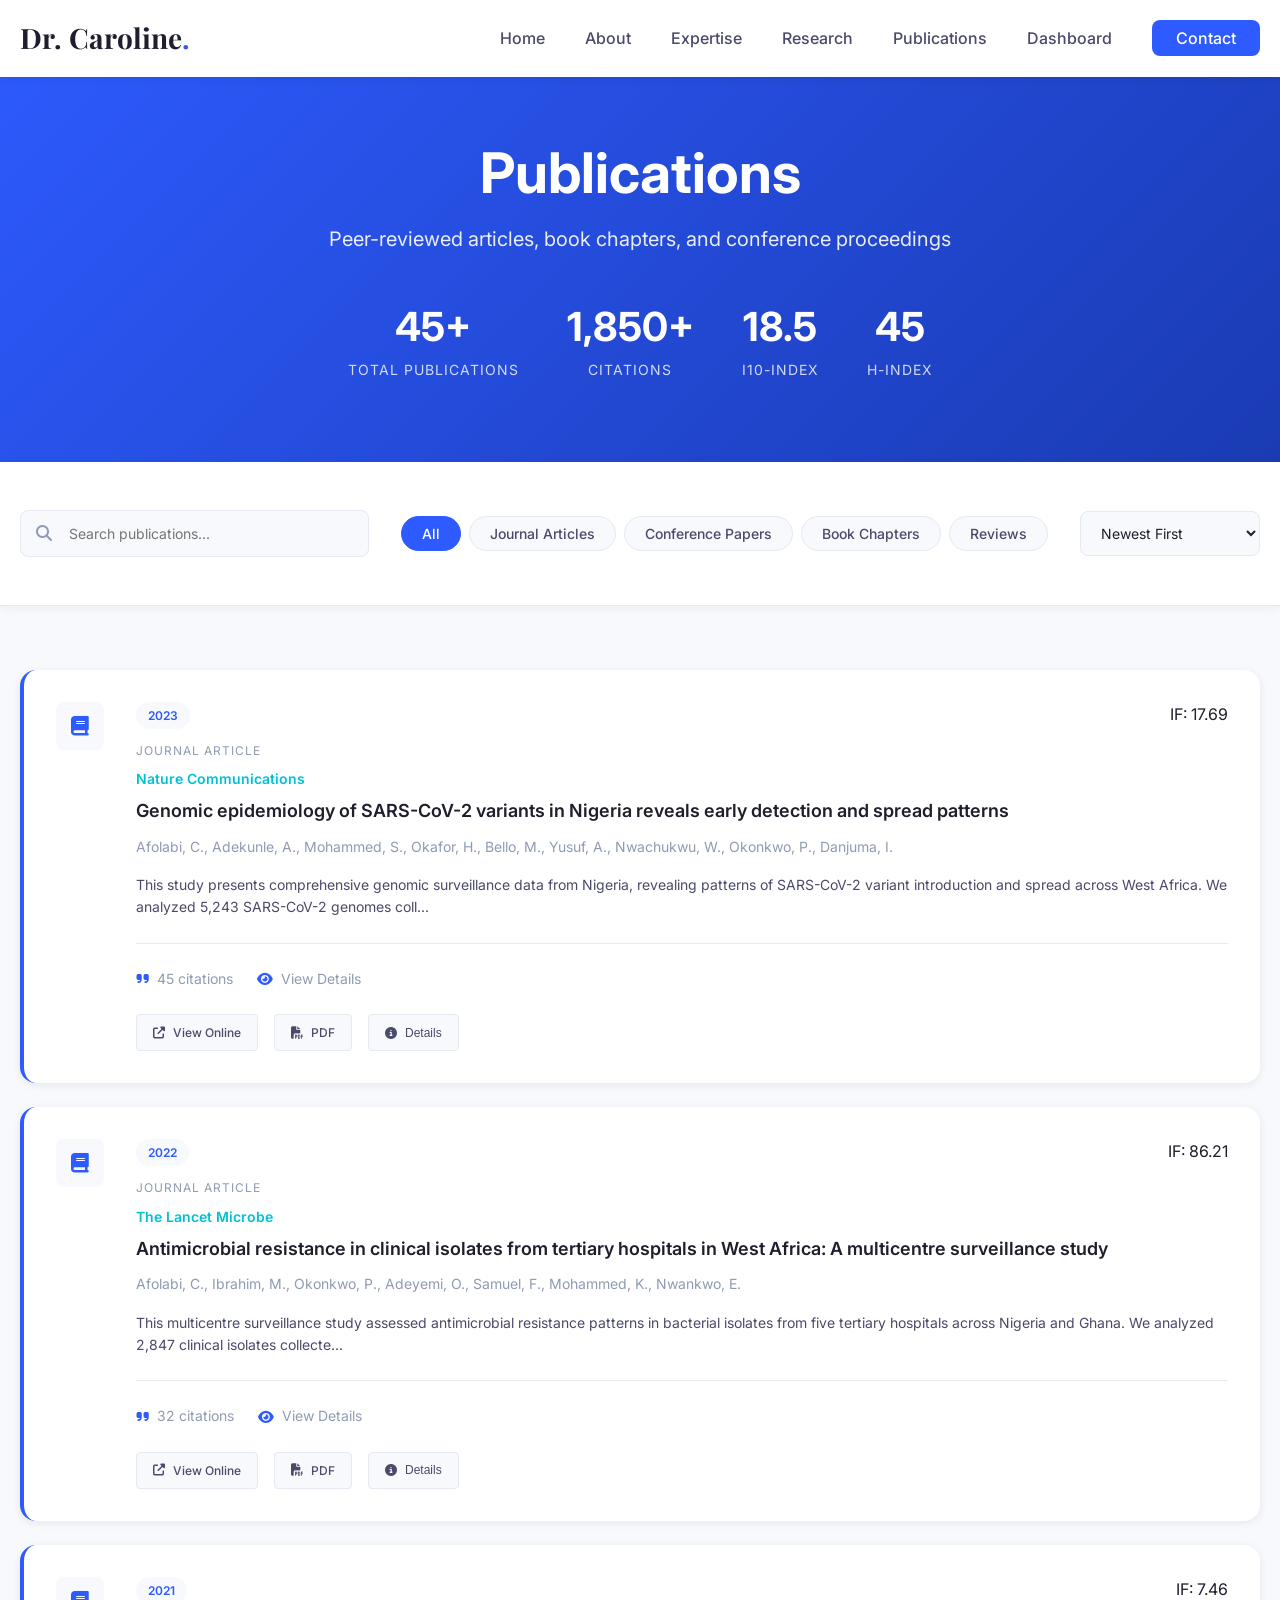
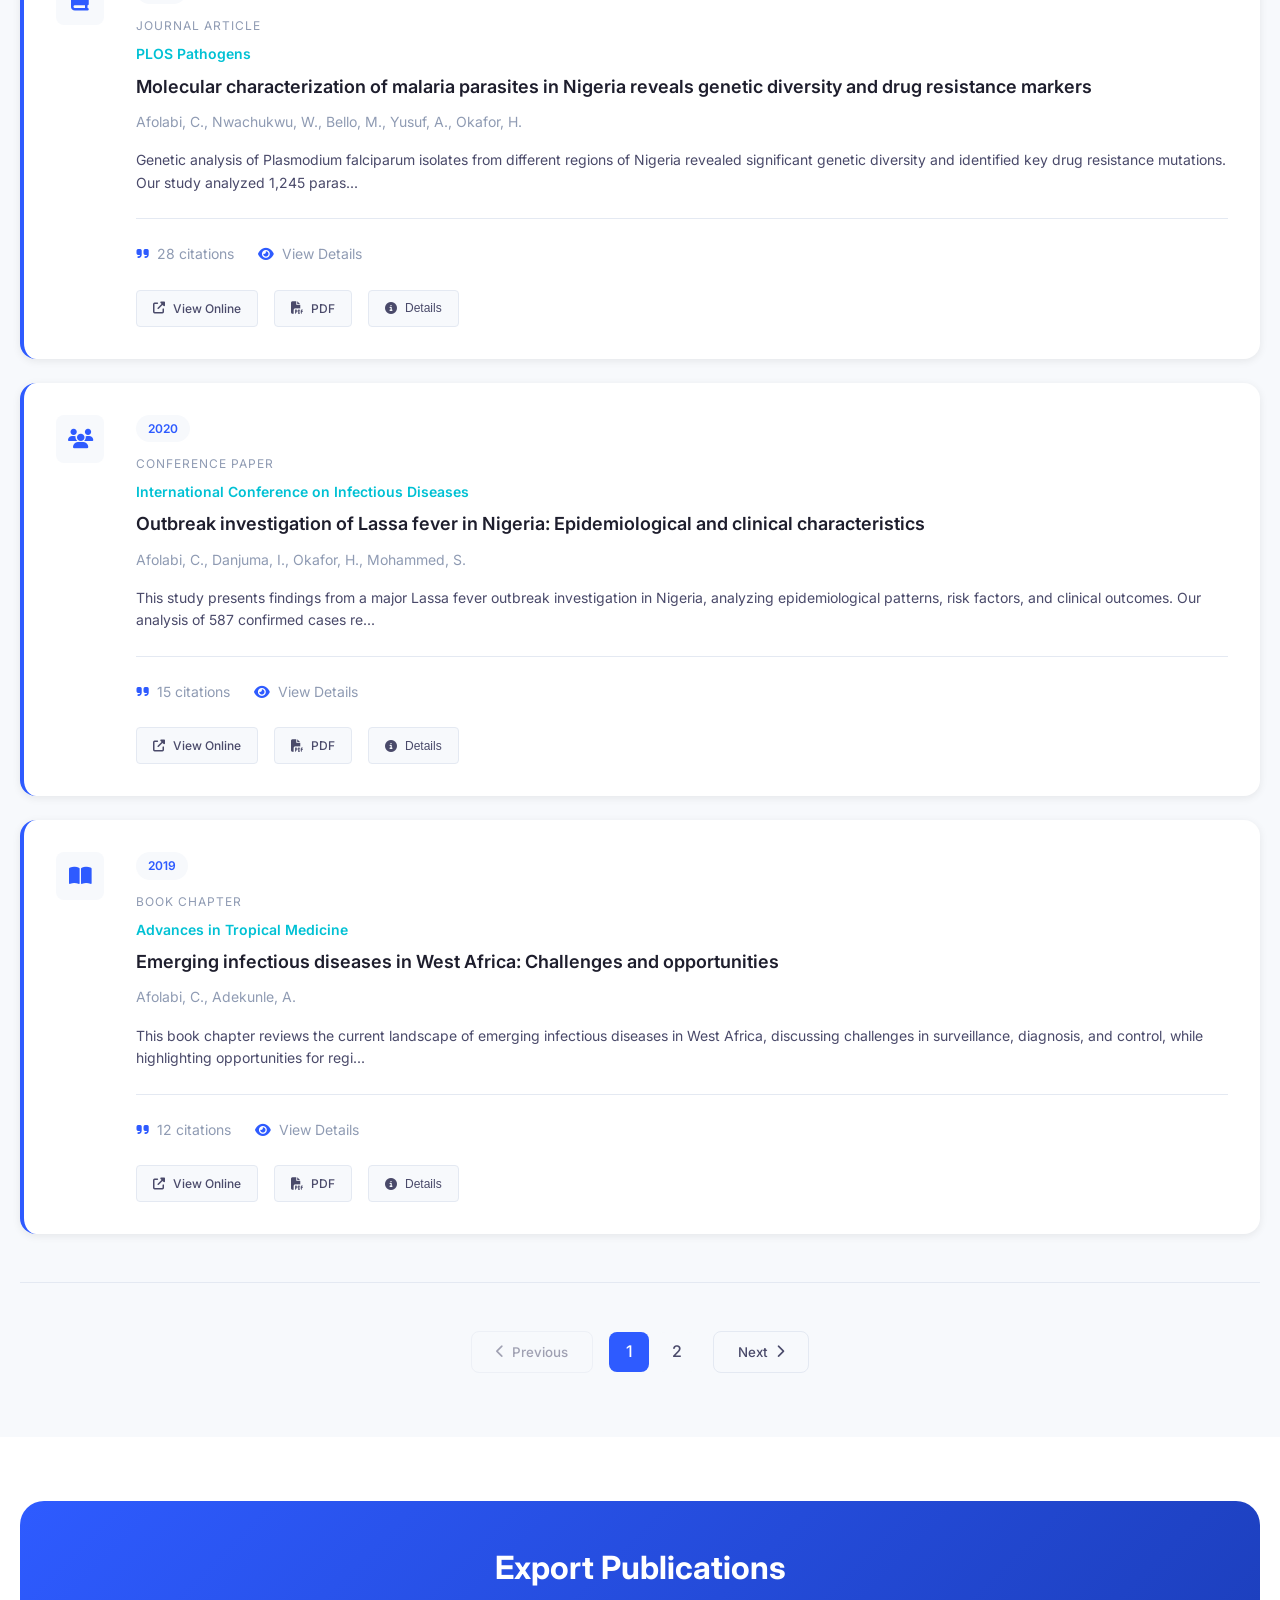
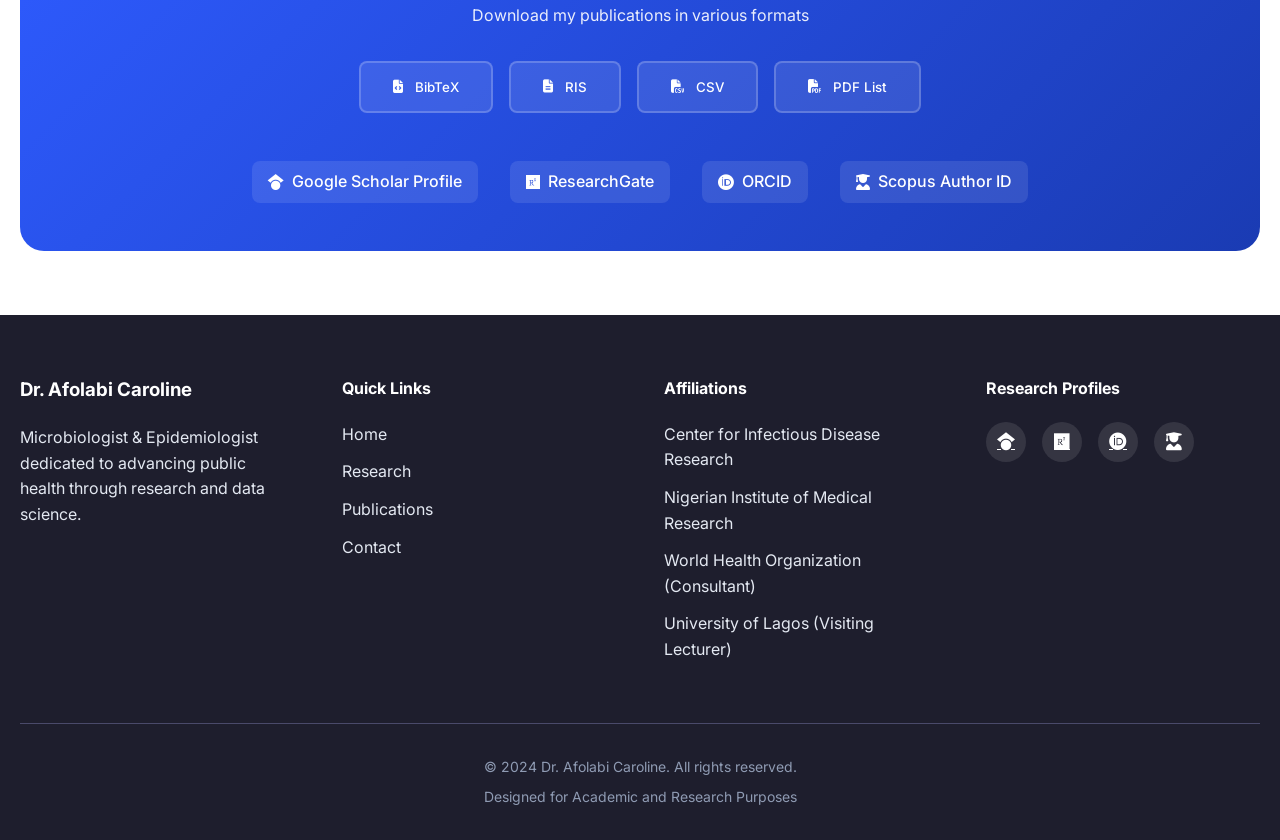
<file: publications.html>
<!DOCTYPE html>
<html lang="en">
<head>
    <meta charset="UTF-8">
    <meta name="viewport" content="width=device-width, initial-scale=1.0">
    <title>Publications | Dr. Afolabi Caroline</title>
    <link rel="stylesheet" href="../style.css">
    <link rel="stylesheet" href="pages.css">
    <link rel="stylesheet" href="https://cdnjs.cloudflare.com/ajax/libs/font-awesome/6.4.0/css/all.min.css">
    <link href="https://fonts.googleapis.com/css2?family=Inter:wght@300;400;500;600;700;800&family=Playfair+Display:wght@400;500;600;700&display=swap" rel="stylesheet">
</head>
<body>
    <!-- Navigation -->
    <nav class="navbar">
        <div class="container">
            <a href="../index.html" class="logo">Dr. Caroline<span class="highlight">.</span></a>
            <ul class="nav-links">
                <li><a href="../index.html#home">Home</a></li>
                <li><a href="../index.html#about">About</a></li>
                <li><a href="../index.html#expertise">Expertise</a></li>
                <li><a href="research.html">Research</a></li>
                <li><a href="publications.html" class="active">Publications</a></li>
                <li><a href="../index.html#dashboard">Dashboard</a></li>
                <li><a href="contact.html" class="nav-cta">Contact</a></li>
            </ul>
            <div class="menu-toggle">
                <i class="fas fa-bars"></i>
            </div>
        </div>
    </nav>

    <!-- Publications Header -->
    <section class="page-header">
        <div class="container">
            <div class="header-content">
                <h1>Publications</h1>
                <p>Peer-reviewed articles, book chapters, and conference proceedings</p>
                <div class="header-stats">
                    <div class="stat">
                        <h3>45+</h3>
                        <p>Total Publications</p>
                    </div>
                    <div class="stat">
                        <h3>1,850+</h3>
                        <p>Citations</p>
                    </div>
                    <div class="stat">
                        <h3>18.5</h3>
                        <p>i10-Index</p>
                    </div>
                    <div class="stat">
                        <h3>45</h3>
                        <p>H-Index</p>
                    </div>
                </div>
            </div>
        </div>
    </section>

    <!-- Publications Filter -->
    <section class="filter-section">
        <div class="container">
            <div class="filter-controls">
                <div class="search-box">
                    <i class="fas fa-search"></i>
                    <input type="text" id="searchInput" placeholder="Search publications...">
                </div>
                <div class="filter-group">
                    <button class="filter-btn active" data-filter="all">All</button>
                    <button class="filter-btn" data-filter="journal">Journal Articles</button>
                    <button class="filter-btn" data-filter="conference">Conference Papers</button>
                    <button class="filter-btn" data-filter="chapter">Book Chapters</button>
                    <button class="filter-btn" data-filter="review">Reviews</button>
                </div>
                <div class="sort-group">
                    <select id="sortSelect">
                        <option value="newest">Newest First</option>
                        <option value="oldest">Oldest First</option>
                        <option value="citations">Most Cited</option>
                        <option value="impact">Highest Impact</option>
                    </select>
                </div>
            </div>
        </div>
    </section>

    <!-- Publications Grid -->
    <section class="publications-page">
        <div class="container">
            <div class="publications-container" id="publicationsGrid">
                <!-- Publications will be loaded dynamically -->
            </div>
            
            <!-- Publication Details Modal -->
            <div class="modal" id="publicationModal">
                <div class="modal-content">
                    <span class="close-modal">&times;</span>
                    <div class="modal-body" id="modalBody">
                        <!-- Content loaded dynamically -->
                    </div>
                </div>
            </div>
            
            <!-- Pagination -->
            <div class="pagination">
                <button class="page-btn" id="prevPage"><i class="fas fa-chevron-left"></i> Previous</button>
                <div class="page-numbers" id="pageNumbers"></div>
                <button class="page-btn" id="nextPage">Next <i class="fas fa-chevron-right"></i></button>
            </div>
        </div>
    </section>

    <!-- Export Section -->
    <section class="export-section">
        <div class="container">
            <div class="export-box">
                <h3>Export Publications</h3>
                <p>Download my publications in various formats</p>
                <div class="export-buttons">
                    <button class="export-btn" data-format="bibtex">
                        <i class="fas fa-file-code"></i> BibTeX
                    </button>
                    <button class="export-btn" data-format="ris">
                        <i class="fas fa-file-alt"></i> RIS
                    </button>
                    <button class="export-btn" data-format="csv">
                        <i class="fas fa-file-csv"></i> CSV
                    </button>
                    <button class="export-btn" data-format="pdf">
                        <i class="fas fa-file-pdf"></i> PDF List
                    </button>
                </div>
                <div class="external-links">
                    <a href="#" class="ext-link">
                        <i class="fab fa-google-scholar"></i> Google Scholar Profile
                    </a>
                    <a href="#" class="ext-link">
                        <i class="fab fa-researchgate"></i> ResearchGate
                    </a>
                    <a href="#" class="ext-link">
                        <i class="fab fa-orcid"></i> ORCID
                    </a>
                    <a href="#" class="ext-link">
                        <i class="fas fa-user-graduate"></i> Scopus Author ID
                    </a>
                </div>
            </div>
        </div>
    </section>

    <!-- Footer -->
    <footer class="footer">
        <div class="container">
            <div class="footer-content">
                <div class="footer-col">
                    <h3>Dr. Afolabi Caroline</h3>
                    <p>Microbiologist & Epidemiologist dedicated to advancing public health through research and data science.</p>
                </div>
                <div class="footer-col">
                    <h4>Quick Links</h4>
                    <ul>
                        <li><a href="../index.html">Home</a></li>
                        <li><a href="research.html">Research</a></li>
                        <li><a href="publications.html">Publications</a></li>
                        <li><a href="contact.html">Contact</a></li>
                    </ul>
                </div>
                <div class="footer-col">
                    <h4>Affiliations</h4>
                    <ul>
                        <li>Center for Infectious Disease Research</li>
                        <li>Nigerian Institute of Medical Research</li>
                        <li>World Health Organization (Consultant)</li>
                        <li>University of Lagos (Visiting Lecturer)</li>
                    </ul>
                </div>
                <div class="footer-col">
                    <h4>Research Profiles</h4>
                    <div class="profile-links">
                        <a href="#"><i class="fab fa-google-scholar"></i></a>
                        <a href="#"><i class="fab fa-researchgate"></i></a>
                        <a href="#"><i class="fab fa-orcid"></i></a>
                        <a href="#"><i class="fas fa-user-graduate"></i></a>
                    </div>
                </div>
            </div>
            <div class="footer-bottom">
                <p>&copy; 2024 Dr. Afolabi Caroline. All rights reserved.</p>
                <p>Designed for Academic and Research Purposes</p>
            </div>
        </div>
    </footer>

    <!-- Scripts -->
    <script src="../script.js"></script>
    <script src="pages.js"></script>
    <script>
        // Publications page specific scripts
        document.addEventListener('DOMContentLoaded', function() {
            // Load publications
            loadAllPublications();
            
            // Initialize filters
            initFilters();
            
            // Initialize modal
            initModal();
            
            // Initialize export buttons
            initExport();
        });
    </script>
</body>
</html>
</file>
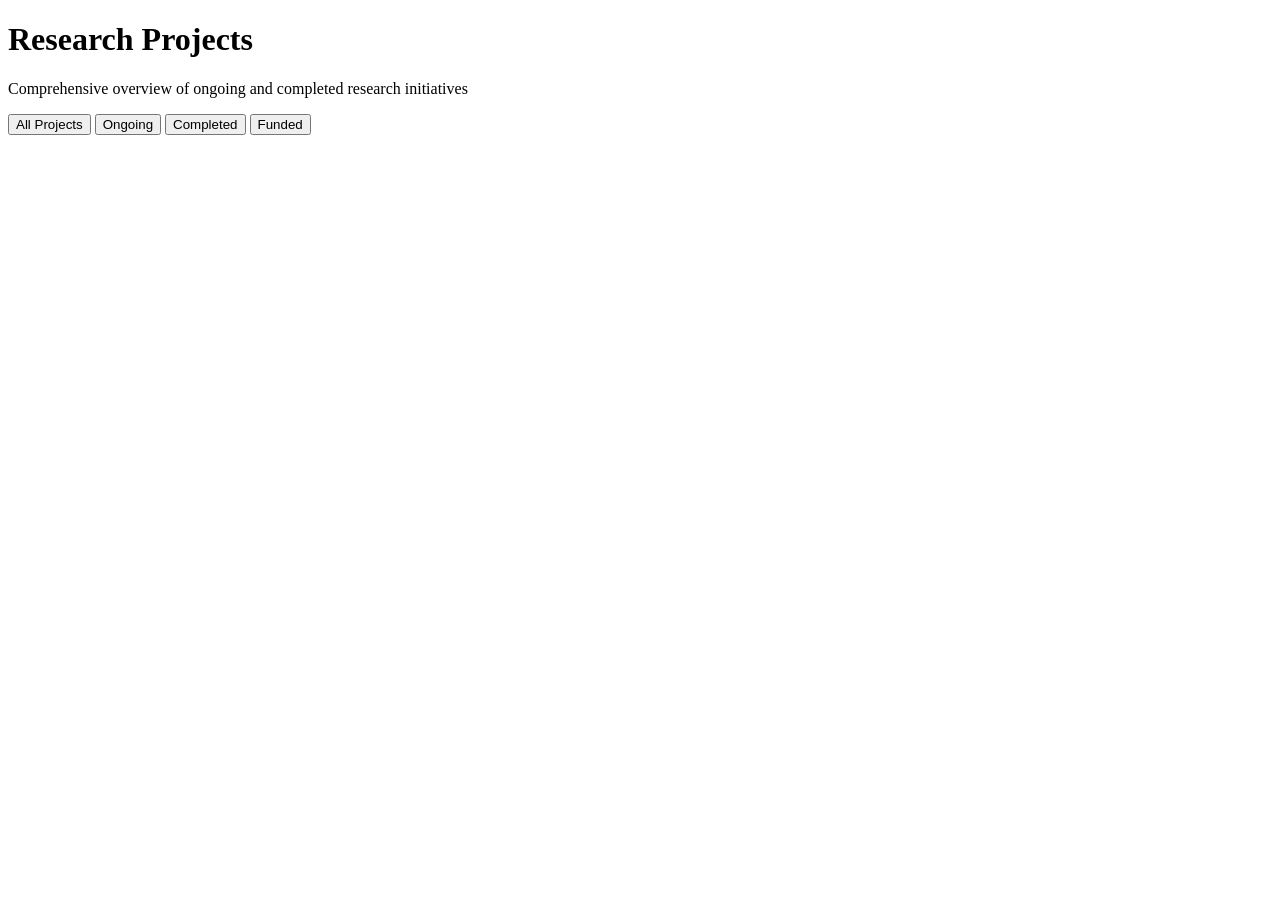
<file: research.html>
<!DOCTYPE html>
<html lang="en">
<head>
    <!-- Same head as index.html -->
</head>
<body>
    <!-- Navigation (same as index.html) -->
    
    <main class="research-page">
        <div class="container">
            <div class="page-header">
                <h1>Research Projects</h1>
                <p>Comprehensive overview of ongoing and completed research initiatives</p>
            </div>
            
            <div class="research-filters">
                <button class="filter-btn active" data-filter="all">All Projects</button>
                <button class="filter-btn" data-filter="ongoing">Ongoing</button>
                <button class="filter-btn" data-filter="completed">Completed</button>
                <button class="filter-btn" data-filter="funded">Funded</button>
            </div>
            
            <div class="research-projects-grid">
                <!-- Project cards will be loaded here -->
            </div>
        </div>
    </main>
    
    <!-- Footer (same as index.html) -->
</body>
</html>
</file>
<file: style.css>
/* ===== RESET & VARIABLES ===== */
:root {
    --primary: #2E5BFF;
    --primary-dark: #1A3BB3;
    --secondary: #00C1D4;
    --accent: #FF6B6B;
    --success: #00D68F;
    --warning: #FFAA00;
    --dark: #1E1E2D;
    --gray-dark: #4A4A6A;
    --gray: #8F9BB3;
    --gray-light: #E4E9F2;
    --light: #F7F9FC;
    --white: #FFFFFF;
    
    --shadow-sm: 0 2px 8px rgba(0,0,0,0.08);
    --shadow-md: 0 4px 16px rgba(0,0,0,0.12);
    --shadow-lg: 0 8px 32px rgba(0,0,0,0.15);
    
    --radius-sm: 4px;
    --radius-md: 8px;
    --radius-lg: 16px;
    --radius-xl: 24px;
    
    --font-sans: 'Inter', sans-serif;
    --font-serif: 'Playfair Display', serif;
}

* {
    margin: 0;
    padding: 0;
    box-sizing: border-box;
}

html {
    scroll-behavior: smooth;
    scroll-padding-top: 80px;
}

body {
    font-family: var(--font-sans);
    line-height: 1.6;
    color: var(--dark);
    background: var(--light);
}

.container {
    width: 100%;
    max-width: 1400px;
    margin: 0 auto;
    padding: 0 20px;
}

/* ===== TYPOGRAPHY ===== */
h1, h2, h3, h4, h5, h6 {
    font-weight: 700;
    line-height: 1.2;
}

.section-header {
    text-align: center;
    margin-bottom: 4rem;
}

.section-subtitle {
    font-size: 0.875rem;
    text-transform: uppercase;
    letter-spacing: 2px;
    color: var(--gray);
    margin-bottom: 1rem;
    display: block;
}

.section-title {
    font-size: 2.5rem;
    margin-bottom: 1rem;
    color: var(--dark);
}

.highlight {
    color: var(--primary);
}

.section-link {
    display: inline-flex;
    align-items: center;
    gap: 0.5rem;
    color: var(--primary);
    text-decoration: none;
    font-weight: 500;
    transition: gap 0.3s ease;
}

.section-link:hover {
    gap: 1rem;
}

/* ===== BUTTONS ===== */
.btn {
    display: inline-flex;
    align-items: center;
    justify-content: center;
    gap: 0.75rem;
    padding: 0.875rem 2rem;
    border-radius: var(--radius-md);
    font-weight: 600;
    text-decoration: none;
    transition: all 0.3s ease;
    border: 2px solid transparent;
    cursor: pointer;
    font-size: 0.875rem;
}

.btn-primary {
    background: var(--primary);
    color: var(--white);
}

.btn-primary:hover {
    background: var(--primary-dark);
    transform: translateY(-2px);
    box-shadow: var(--shadow-md);
}

.btn-secondary {
    background: var(--secondary);
    color: var(--white);
}

.btn-secondary:hover {
    background: #00A8B8;
    transform: translateY(-2px);
    box-shadow: var(--shadow-md);
}

.btn-outline {
    background: transparent;
    color: var(--primary);
    border-color: var(--primary);
}

.btn-outline:hover {
    background: var(--primary);
    color: var(--white);
    transform: translateY(-2px);
}

/* ===== NAVIGATION ===== */
.navbar {
    position: fixed;
    top: 0;
    left: 0;
    right: 0;
    background: var(--white);
    box-shadow: var(--shadow-sm);
    z-index: 1000;
    padding: 1rem 0;
}

.navbar .container {
    display: flex;
    justify-content: space-between;
    align-items: center;
}

.logo {
    font-family: var(--font-serif);
    font-size: 1.75rem;
    font-weight: 700;
    color: var(--dark);
    text-decoration: none;
}

.nav-links {
    display: flex;
    list-style: none;
    gap: 2.5rem;
    align-items: center;
}

.nav-links a {
    text-decoration: none;
    color: var(--gray-dark);
    font-weight: 500;
    transition: color 0.3s ease;
    position: relative;
}

.nav-links a:hover,
.nav-links a.active {
    color: var(--primary);
}

.nav-links a.active::after {
    content: '';
    position: absolute;
    bottom: -4px;
    left: 0;
    right: 0;
    height: 2px;
    background: var(--primary);
}

.nav-cta {
    background: var(--primary);
    color: var(--white) !important;
    padding: 0.5rem 1.5rem;
    border-radius: var(--radius-md);
}

.nav-cta:hover {
    background: var(--primary-dark);
}

.menu-toggle {
    display: none;
    font-size: 1.5rem;
    cursor: pointer;
    color: var(--dark);
}

/* ===== HERO SECTION ===== */
.hero {
    padding: 160px 0 100px;
    background: linear-gradient(135deg, #F7F9FC 0%, #E4E9F2 100%);
    overflow: hidden;
}

.hero .container {
    display: grid;
    grid-template-columns: 1fr 1fr;
    gap: 4rem;
    align-items: center;
}

.hero-subtitle {
    font-size: 1rem;
    text-transform: uppercase;
    letter-spacing: 2px;
    color: var(--gray);
    margin-bottom: 1rem;
}

.hero-title {
    font-size: 3.5rem;
    margin-bottom: 1.5rem;
    line-height: 1.1;
}

.hero-description {
    font-size: 1.125rem;
    color: var(--gray-dark);
    margin-bottom: 2.5rem;
    max-width: 600px;
}

.hero-stats {
    display: flex;
    gap: 3rem;
    margin-bottom: 3rem;
}

.stat h3 {
    font-size: 2.5rem;
    color: var(--primary);
    margin-bottom: 0.5rem;
}

.stat p {
    color: var(--gray);
    font-size: 0.875rem;
    text-transform: uppercase;
    letter-spacing: 1px;
}

.hero-buttons {
    display: flex;
    gap: 1rem;
    flex-wrap: wrap;
}

.hero-image {
    position: relative;
}

.image-container {
    position: relative;
    max-width: 500px;
    margin: 0 auto;
}

.profile-img {
    width: 100%;
    height: auto;
    border-radius: var(--radius-xl);
    box-shadow: var(--shadow-lg);
}

.image-badge {
    position: absolute;
    bottom: -20px;
    right: -20px;
    background: var(--white);
    padding: 1rem 1.5rem;
    border-radius: var(--radius-lg);
    box-shadow: var(--shadow-md);
    display: flex;
    align-items: center;
    gap: 0.75rem;
    animation: float 3s ease-in-out infinite;
}

.image-badge i {
    color: var(--primary);
    font-size: 1.5rem;
}

.image-badge span {
    font-weight: 600;
    color: var(--dark);
}

@keyframes float {
    0%, 100% { transform: translateY(0); }
    50% { transform: translateY(-10px); }
}

/* ===== ABOUT SECTION ===== */
.about {
    padding: 100px 0;
    background: var(--white);
}

.about-content {
    display: grid;
    grid-template-columns: 1fr 1fr;
    gap: 4rem;
    align-items: start;
}

.about-text p {
    margin-bottom: 1.5rem;
    color: var(--gray-dark);
    font-size: 1.125rem;
}

.qualifications {
    margin-top: 3rem;
}

.qualification {
    display: flex;
    align-items: flex-start;
    gap: 1rem;
    margin-bottom: 1.5rem;
    padding: 1.5rem;
    background: var(--light);
    border-radius: var(--radius-lg);
    transition: transform 0.3s ease;
}

.qualification:hover {
    transform: translateX(10px);
    background: var(--white);
    box-shadow: var(--shadow-sm);
}

.qualification i {
    color: var(--primary);
    font-size: 1.5rem;
    margin-top: 0.25rem;
}

.qualification h4 {
    margin-bottom: 0.25rem;
    color: var(--dark);
}

.qualification p {
    color: var(--gray);
    font-size: 0.875rem;
    margin: 0;
}

.about-skills h3 {
    margin-bottom: 2rem;
    color: var(--dark);
}

.skills-grid {
    display: flex;
    flex-wrap: wrap;
    gap: 1rem;
}

.skill-tag {
    background: var(--light);
    color: var(--gray-dark);
    padding: 0.75rem 1.5rem;
    border-radius: 50px;
    font-weight: 500;
    font-size: 0.875rem;
    transition: all 0.3s ease;
    border: 1px solid transparent;
}

.skill-tag:hover {
    background: var(--primary);
    color: var(--white);
    transform: translateY(-2px);
    box-shadow: var(--shadow-sm);
}

/* ===== EXPERTISE SECTION ===== */
.expertise {
    padding: 100px 0;
    background: var(--light);
}

.expertise-grid {
    display: grid;
    grid-template-columns: repeat(auto-fit, minmax(280px, 1fr));
    gap: 2rem;
}

.expertise-card {
    background: var(--white);
    padding: 2.5rem;
    border-radius: var(--radius-lg);
    box-shadow: var(--shadow-sm);
    transition: all 0.3s ease;
    border: 1px solid transparent;
}

.expertise-card:hover {
    transform: translateY(-10px);
    box-shadow: var(--shadow-lg);
    border-color: var(--primary);
}

.expertise-icon {
    width: 70px;
    height: 70px;
    background: linear-gradient(135deg, var(--primary), var(--secondary));
    border-radius: var(--radius-lg);
    display: flex;
    align-items: center;
    justify-content: center;
    margin-bottom: 1.5rem;
    color: var(--white);
    font-size: 1.75rem;
}

.expertise-card h3 {
    margin-bottom: 1rem;
    color: var(--dark);
}

.expertise-card p {
    color: var(--gray-dark);
    margin-bottom: 1.5rem;
}

.expertise-list {
    list-style: none;
}

.expertise-list li {
    padding: 0.5rem 0;
    color: var(--gray);
    position: relative;
    padding-left: 1.5rem;
}

.expertise-list li::before {
    content: '▸';
    color: var(--primary);
    position: absolute;
    left: 0;
}

/* ===== RESEARCH SECTION ===== */
.research {
    padding: 100px 0;
    background: var(--white);
}

.research-slider {
    padding: 2rem 0;
}

.research-card {
    background: var(--white);
    border-radius: var(--radius-lg);
    overflow: hidden;
    box-shadow: var(--shadow-md);
    transition: transform 0.3s ease;
    height: 100%;
}

.research-card:hover {
    transform: translateY(-5px);
    box-shadow: var(--shadow-lg);
}

.research-image {
    height: 200px;
    overflow: hidden;
}

.research-image img {
    width: 100%;
    height: 100%;
    object-fit: cover;
    transition: transform 0.5s ease;
}

.research-card:hover .research-image img {
    transform: scale(1.05);
}

.research-content {
    padding: 2rem;
}

.research-category {
    display: inline-block;
    padding: 0.25rem 1rem;
    background: var(--light);
    color: var(--primary);
    border-radius: 50px;
    font-size: 0.75rem;
    font-weight: 600;
    margin-bottom: 1rem;
    text-transform: uppercase;
    letter-spacing: 1px;
}

.research-content h3 {
    margin-bottom: 1rem;
    color: var(--dark);
}

.research-content p {
    color: var(--gray-dark);
    margin-bottom: 1.5rem;
}

.research-meta {
    display: flex;
    gap: 1.5rem;
    margin-bottom: 1.5rem;
    color: var(--gray);
    font-size: 0.875rem;
}

.research-meta i {
    margin-right: 0.5rem;
}

.research-link {
    display: inline-flex;
    align-items: center;
    gap: 0.5rem;
    color: var(--primary);
    text-decoration: none;
    font-weight: 600;
    font-size: 0.875rem;
    transition: gap 0.3s ease;
}

.research-link:hover {
    gap: 1rem;
}

/* ===== PUBLICATIONS SECTION ===== */
.publications {
    padding: 100px 0;
    background: var(--light);
}

.publications-grid {
    display: grid;
    grid-template-columns: repeat(auto-fill, minmax(350px, 1fr));
    gap: 2rem;
}

.publication-card {
    background: var(--white);
    padding: 2rem;
    border-radius: var(--radius-lg);
    box-shadow: var(--shadow-sm);
    transition: all 0.3s ease;
    border-left: 4px solid var(--primary);
}

.publication-card:hover {
    transform: translateY(-5px);
    box-shadow: var(--shadow-md);
}

.publication-header {
    display: flex;
    justify-content: space-between;
    align-items: flex-start;
    margin-bottom: 1rem;
}

.publication-year {
    background: var(--light);
    color: var(--primary);
    padding: 0.25rem 1rem;
    border-radius: 50px;
    font-size: 0.75rem;
    font-weight: 600;
}

.publication-journal {
    color: var(--secondary);
    font-weight: 600;
    font-size: 0.875rem;
    margin-bottom: 0.5rem;
    display: block;
}

.publication-title {
    font-size: 1.125rem;
    margin-bottom: 1rem;
    color: var(--dark);
    line-height: 1.4;
}

.publication-authors {
    color: var(--gray);
    font-size: 0.875rem;
    margin-bottom: 1.5rem;
}

.publication-metrics {
    display: flex;
    gap: 1.5rem;
    margin-top: 1.5rem;
    padding-top: 1.5rem;
    border-top: 1px solid var(--gray-light);
}

.metric {
    display: flex;
    align-items: center;
    gap: 0.5rem;
    color: var(--gray);
    font-size: 0.875rem;
}

.metric i {
    color: var(--primary);
}

/* ===== DASHBOARD SECTION ===== */
.dashboard {
    padding: 100px 0;
    background: var(--white);
}

.dashboard-grid {
    display: grid;
    grid-template-columns: repeat(auto-fit, minmax(300px, 1fr));
    gap: 2rem;
}

.dashboard-card {
    background: var(--light);
    padding: 2rem;
    border-radius: var(--radius-lg);
    box-shadow: var(--shadow-sm);
    transition: all 0.3s ease;
}

.dashboard-card:hover {
    transform: translateY(-5px);
    box-shadow: var(--shadow-md);
}

.dashboard-card h3 {
    margin-bottom: 1.5rem;
    color: var(--dark);
    display: flex;
    align-items: center;
    gap: 0.75rem;
}

.dashboard-card h3 i {
    color: var(--primary);
}

.chart-container {
    height: 250px;
    position: relative;
}

.map-container {
    height: 250px;
    background: var(--white);
    border-radius: var(--radius-md);
    overflow: hidden;
}

#researchMap {
    width: 100%;
    height: 100%;
}

.stats-grid {
    display: grid;
    grid-template-columns: 1fr 1fr;
    gap: 1.5rem;
}

.stat-item {
    text-align: center;
    padding: 1.5rem;
    background: var(--white);
    border-radius: var(--radius-md);
    transition: transform 0.3s ease;
}

.stat-item:hover {
    transform: translateY(-5px);
    box-shadow: var(--shadow-sm);
}

.stat-item h4 {
    font-size: 2rem;
    color: var(--primary);
    margin-bottom: 0.5rem;
}

.stat-item p {
    color: var(--gray);
    font-size: 0.875rem;
    text-transform: uppercase;
    letter-spacing: 1px;
}

/* ===== CONTACT SECTION ===== */
.contact {
    padding: 100px 0;
    background: linear-gradient(135deg, var(--dark) 0%, #2D3748 100%);
    color: var(--white);
}

.contact-grid {
    display: grid;
    grid-template-columns: 1fr 1fr;
    gap: 4rem;
}

.contact-info h2 {
    font-size: 2.5rem;
    margin-bottom: 1.5rem;
}

.contact-info p {
    color: var(--gray-light);
    margin-bottom: 3rem;
    font-size: 1.125rem;
}

.contact-details {
    margin-bottom: 3rem;
}

.contact-item {
    display: flex;
    align-items: flex-start;
    gap: 1rem;
    margin-bottom: 1.5rem;
}

.contact-item i {
    color: var(--secondary);
    font-size: 1.25rem;
    margin-top: 0.25rem;
}

.contact-item h4 {
    margin-bottom: 0.25rem;
    color: var(--white);
}

.contact-item p {
    color: var(--gray-light);
    margin: 0;
    font-size: 0.875rem;
}

.social-links {
    display: flex;
    gap: 1rem;
}

.social-links a {
    width: 48px;
    height: 48px;
    background: rgba(255,255,255,0.1);
    border-radius: 50%;
    display: flex;
    align-items: center;
    justify-content: center;
    color: var(--white);
    font-size: 1.25rem;
    transition: all 0.3s ease;
    text-decoration: none;
}

.social-links a:hover {
    background: var(--primary);
    transform: translateY(-3px);
}

.contact-form {
    background: var(--white);
    padding: 3rem;
    border-radius: var(--radius-xl);
    box-shadow: var(--shadow-lg);
}

.contact-form h3 {
    color: var(--dark);
    margin-bottom: 2rem;
}

.form-group {
    margin-bottom: 1.5rem;
}

.form-group input,
.form-group select,
.form-group textarea {
    width: 100%;
    padding: 1rem;
    border: 1px solid var(--gray-light);
    border-radius: var(--radius-md);
    font-family: var(--font-sans);
    font-size: 0.875rem;
    color: var(--dark);
    background: var(--light);
    transition: all 0.3s ease;
}

.form-group input:focus,
.form-group select:focus,
.form-group textarea:focus {
    outline: none;
    border-color: var(--primary);
    background: var(--white);
    box-shadow: 0 0 0 3px rgba(46, 91, 255, 0.1);
}

.form-group textarea {
    resize: vertical;
    min-height: 120px;
}

/* ===== FOOTER ===== */
.footer {
    background: var(--dark);
    color: var(--white);
    padding: 4rem 0 2rem;
}

.footer-content {
    display: grid;
    grid-template-columns: repeat(auto-fit, minmax(250px, 1fr));
    gap: 3rem;
    margin-bottom: 3rem;
}

.footer-col h3,
.footer-col h4 {
    color: var(--white);
    margin-bottom: 1.5rem;
}

.footer-col p {
    color: var(--gray-light);
    margin-bottom: 1.5rem;
}

.footer-col ul {
    list-style: none;
}

.footer-col ul li {
    margin-bottom: 0.75rem;
    color: var(--gray-light);
}

.footer-col ul li a {
    color: var(--gray-light);
    text-decoration: none;
    transition: color 0.3s ease;
}

.footer-col ul li a:hover {
    color: var(--white);
}

.subscribe-form {
    display: flex;
    gap: 0.5rem;
    margin-bottom: 1rem;
}

.subscribe-form input {
    flex: 1;
    padding: 0.75rem 1rem;
    border: 1px solid var(--gray-dark);
    border-radius: var(--radius-md);
    background: rgba(255,255,255,0.1);
    color: var(--white);
    font-family: var(--font-sans);
}

.subscribe-form input::placeholder {
    color: var(--gray);
}

.subscribe-form button {
    background: var(--primary);
    color: var(--white);
    border: none;
    width: 48px;
    height: 48px;
    border-radius: var(--radius-md);
    cursor: pointer;
    transition: background 0.3s ease;
}

.subscribe-form button:hover {
    background: var(--primary-dark);
}

.footer-bottom {
    text-align: center;
    padding-top: 2rem;
    border-top: 1px solid var(--gray-dark);
    color: var(--gray);
    font-size: 0.875rem;
}

.footer-bottom p:first-child {
    margin-bottom: 0.5rem;
}

/* ===== RESPONSIVE DESIGN ===== */
@media (max-width: 1200px) {
    .hero-title {
        font-size: 3rem;
    }
    
    .section-title {
        font-size: 2.25rem;
    }
}

@media (max-width: 992px) {
    .hero .container,
    .about-content,
    .contact-grid {
        grid-template-columns: 1fr;
        gap: 3rem;
    }
    
    .hero {
        padding: 140px 0 80px;
    }
    
    .hero-image {
        order: -1;
    }
    
    .menu-toggle {
        display: block;
    }
    
    .nav-links {
        position: fixed;
        top: 80px;
        left: 0;
        right: 0;
        background: var(--white);
        flex-direction: column;
        padding: 2rem;
        transform: translateY(-100%);
        opacity: 0;
        visibility: hidden;
        transition: all 0.3s ease;
        box-shadow: var(--shadow-lg);
        z-index: 999;
    }
    
    .nav-links.active {
        transform: translateY(0);
        opacity: 1;
        visibility: visible;
    }
    
    .nav-links li {
        margin: 0;
    }
    
    .nav-links a {
        display: block;
        padding: 1rem 0;
        font-size: 1.125rem;
    }
}

@media (max-width: 768px) {
    .hero-title {
        font-size: 2.5rem;
    }
    
    .hero-stats {
        flex-direction: column;
        gap: 2rem;
    }
    
    .hero-buttons {
        flex-direction: column;
    }
    
    .btn {
        width: 100%;
        text-align: center;
    }
    
    .section-title {
        font-size: 2rem;
    }
    
    .publications-grid {
        grid-template-columns: 1fr;
    }
    
    .dashboard-grid {
        grid-template-columns: 1fr;
    }
    
    .stats-grid {
        grid-template-columns: 1fr;
    }
    
    .footer-content {
        grid-template-columns: 1fr;
    }
}

@media (max-width: 576px) {
    .hero-title {
        font-size: 2rem;
    }
    
    .hero-description {
        font-size: 1rem;
    }
    
    .section-title {
        font-size: 1.75rem;
    }
    
    .expertise-grid {
        grid-template-columns: 1fr;
    }
    
    .contact-form {
        padding: 2rem;
    }
    
    .image-badge {
        position: relative;
        bottom: 0;
        right: 0;
        margin-top: 1rem;
        justify-content: center;
    }
}

/* ===== ANIMATIONS ===== */
.fade-in {
    animation: fadeIn 1s ease;
}

@keyframes fadeIn {
    from {
        opacity: 0;
        transform: translateY(20px);
    }
    to {
        opacity: 1;
        transform: translateY(0);
    }
}

/* ===== SWIPER CUSTOMIZATION ===== */
.swiper-pagination-bullet {
    width: 12px;
    height: 12px;
    background: var(--gray-light);
    opacity: 1;
}

.swiper-pagination-bullet-active {
    background: var(--primary);
}

.swiper-button-next,
.swiper-button-prev {
    color: var(--primary);
}
</file>
<file: pages.css>
/* ===== PAGES SPECIFIC STYLES ===== */

/* Page Header */
.page-header {
    padding: 140px 0 80px;
    background: linear-gradient(135deg, var(--primary) 0%, var(--primary-dark) 100%);
    color: var(--white);
    text-align: center;
}

.page-header h1 {
    font-size: 3.5rem;
    margin-bottom: 1rem;
    color: var(--white);
}

.page-header p {
    font-size: 1.25rem;
    color: rgba(255,255,255,0.9);
    max-width: 700px;
    margin: 0 auto 3rem;
}

.header-stats {
    display: flex;
    justify-content: center;
    gap: 3rem;
    flex-wrap: wrap;
    margin-top: 3rem;
}

.header-stats .stat {
    text-align: center;
}

.header-stats .stat h3 {
    font-size: 2.5rem;
    color: var(--white);
    margin-bottom: 0.5rem;
}

.header-stats .stat p {
    color: rgba(255,255,255,0.8);
    font-size: 0.875rem;
    text-transform: uppercase;
    letter-spacing: 1px;
    margin: 0;
}

/* Filter Section */
.filter-section {
    padding: 3rem 0;
    background: var(--white);
    border-bottom: 1px solid var(--gray-light);
    position: sticky;
    top: 80px;
    z-index: 100;
    box-shadow: 0 2px 10px rgba(0,0,0,0.05);
}

.filter-controls {
    display: flex;
    flex-wrap: wrap;
    gap: 2rem;
    align-items: center;
    justify-content: space-between;
}

.search-box {
    flex: 1;
    min-width: 300px;
    position: relative;
}

.search-box i {
    position: absolute;
    left: 1rem;
    top: 50%;
    transform: translateY(-50%);
    color: var(--gray);
}

.search-box input {
    width: 100%;
    padding: 0.875rem 1rem 0.875rem 3rem;
    border: 1px solid var(--gray-light);
    border-radius: var(--radius-md);
    font-family: var(--font-sans);
    font-size: 0.875rem;
    color: var(--dark);
    background: var(--light);
    transition: all 0.3s ease;
}

.search-box input:focus {
    outline: none;
    border-color: var(--primary);
    background: var(--white);
    box-shadow: 0 0 0 3px rgba(46, 91, 255, 0.1);
}

.filter-group {
    display: flex;
    gap: 0.5rem;
    flex-wrap: wrap;
}

.filter-btn {
    padding: 0.5rem 1.25rem;
    background: var(--light);
    color: var(--gray-dark);
    border: 1px solid var(--gray-light);
    border-radius: 50px;
    font-family: var(--font-sans);
    font-size: 0.875rem;
    font-weight: 500;
    cursor: pointer;
    transition: all 0.3s ease;
}

.filter-btn:hover {
    background: var(--gray-light);
    color: var(--dark);
}

.filter-btn.active {
    background: var(--primary);
    color: var(--white);
    border-color: var(--primary);
}

.sort-group select {
    padding: 0.75rem 1rem;
    border: 1px solid var(--gray-light);
    border-radius: var(--radius-md);
    font-family: var(--font-sans);
    font-size: 0.875rem;
    color: var(--dark);
    background: var(--light);
    cursor: pointer;
    min-width: 180px;
}

.sort-group select:focus {
    outline: none;
    border-color: var(--primary);
}

/* Publications Page */
.publications-page {
    padding: 4rem 0;
    background: var(--light);
    min-height: 600px;
}

.publications-container {
    display: grid;
    grid-template-columns: 1fr;
    gap: 1.5rem;
}

.publication-item {
    background: var(--white);
    padding: 2rem;
    border-radius: var(--radius-lg);
    box-shadow: var(--shadow-sm);
    transition: all 0.3s ease;
    display: flex;
    gap: 2rem;
    align-items: flex-start;
    border-left: 4px solid var(--primary);
    cursor: pointer;
}

.publication-item:hover {
    transform: translateY(-3px);
    box-shadow: var(--shadow-md);
}

.pub-icon {
    width: 48px;
    height: 48px;
    background: var(--light);
    border-radius: var(--radius-md);
    display: flex;
    align-items: center;
    justify-content: center;
    color: var(--primary);
    font-size: 1.25rem;
    flex-shrink: 0;
}

.pub-content {
    flex: 1;
}

.pub-header {
    display: flex;
    justify-content: space-between;
    align-items: flex-start;
    margin-bottom: 0.75rem;
}

.pub-year {
    background: var(--light);
    color: var(--primary);
    padding: 0.25rem 0.75rem;
    border-radius: 50px;
    font-size: 0.75rem;
    font-weight: 600;
}

.pub-type {
    color: var(--gray);
    font-size: 0.75rem;
    text-transform: uppercase;
    letter-spacing: 1px;
    margin-bottom: 0.5rem;
    display: block;
}

.pub-journal {
    color: var(--secondary);
    font-weight: 600;
    font-size: 0.875rem;
    margin-bottom: 0.5rem;
    display: block;
}

.pub-title {
    font-size: 1.125rem;
    font-weight: 600;
    margin-bottom: 0.75rem;
    color: var(--dark);
    line-height: 1.4;
}

.pub-authors {
    color: var(--gray);
    font-size: 0.875rem;
    margin-bottom: 1rem;
}

.pub-abstract {
    color: var(--gray-dark);
    font-size: 0.875rem;
    margin-bottom: 1.5rem;
    line-height: 1.6;
}

.pub-metrics {
    display: flex;
    gap: 1.5rem;
    margin-top: 1.5rem;
    padding-top: 1.5rem;
    border-top: 1px solid var(--gray-light);
}

.metric-item {
    display: flex;
    align-items: center;
    gap: 0.5rem;
    color: var(--gray);
    font-size: 0.875rem;
}

.metric-item i {
    color: var(--primary);
}

.pub-actions {
    display: flex;
    gap: 1rem;
    margin-top: 1.5rem;
}

.action-btn {
    padding: 0.5rem 1rem;
    background: var(--light);
    color: var(--gray-dark);
    border: 1px solid var(--gray-light);
    border-radius: var(--radius-sm);
    font-size: 0.75rem;
    font-weight: 500;
    text-decoration: none;
    display: inline-flex;
    align-items: center;
    gap: 0.5rem;
    transition: all 0.3s ease;
}

.action-btn:hover {
    background: var(--primary);
    color: var(--white);
    border-color: var(--primary);
}

/* Modal */
.modal {
    display: none;
    position: fixed;
    top: 0;
    left: 0;
    width: 100%;
    height: 100%;
    background: rgba(0,0,0,0.5);
    z-index: 1000;
    overflow-y: auto;
}

.modal-content {
    background: var(--white);
    margin: 5% auto;
    width: 90%;
    max-width: 800px;
    border-radius: var(--radius-xl);
    box-shadow: var(--shadow-lg);
    position: relative;
    animation: modalSlide 0.3s ease;
}

@keyframes modalSlide {
    from {
        transform: translateY(-50px);
        opacity: 0;
    }
    to {
        transform: translateY(0);
        opacity: 1;
    }
}

.close-modal {
    position: absolute;
    top: 1.5rem;
    right: 1.5rem;
    font-size: 1.5rem;
    color: var(--gray);
    cursor: pointer;
    background: none;
    border: none;
    width: 32px;
    height: 32px;
    display: flex;
    align-items: center;
    justify-content: center;
    border-radius: 50%;
    transition: all 0.3s ease;
}

.close-modal:hover {
    background: var(--light);
    color: var(--dark);
}

.modal-body {
    padding: 3rem;
}

.modal-header {
    display: flex;
    justify-content: space-between;
    align-items: flex-start;
    margin-bottom: 2rem;
}

.modal-title {
    font-size: 1.5rem;
    color: var(--dark);
    line-height: 1.4;
}

.modal-abstract {
    margin-bottom: 2rem;
    line-height: 1.8;
    color: var(--gray-dark);
}

.modal-details {
    background: var(--light);
    padding: 2rem;
    border-radius: var(--radius-lg);
    margin-bottom: 2rem;
}

.detail-row {
    display: grid;
    grid-template-columns: 150px 1fr;
    gap: 1rem;
    margin-bottom: 1rem;
    align-items: baseline;
}

.detail-label {
    font-weight: 600;
    color: var(--dark);
    font-size: 0.875rem;
}

.detail-value {
    color: var(--gray-dark);
    font-size: 0.875rem;
}

.modal-actions {
    display: flex;
    gap: 1rem;
    flex-wrap: wrap;
}

.modal-btn {
    padding: 0.75rem 1.5rem;
    background: var(--primary);
    color: var(--white);
    border: none;
    border-radius: var(--radius-md);
    font-family: var(--font-sans);
    font-weight: 500;
    cursor: pointer;
    display: inline-flex;
    align-items: center;
    gap: 0.5rem;
    transition: all 0.3s ease;
}

.modal-btn:hover {
    background: var(--primary-dark);
    transform: translateY(-2px);
}

.modal-btn.secondary {
    background: var(--light);
    color: var(--gray-dark);
}

.modal-btn.secondary:hover {
    background: var(--gray-light);
    color: var(--dark);
}

/* Pagination */
.pagination {
    display: flex;
    justify-content: center;
    align-items: center;
    gap: 1rem;
    margin-top: 3rem;
    padding-top: 3rem;
    border-top: 1px solid var(--gray-light);
}

.page-btn {
    padding: 0.75rem 1.5rem;
    background: var(--light);
    color: var(--gray-dark);
    border: 1px solid var(--gray-light);
    border-radius: var(--radius-md);
    font-family: var(--font-sans);
    font-weight: 500;
    cursor: pointer;
    transition: all 0.3s ease;
    display: flex;
    align-items: center;
    gap: 0.5rem;
}

.page-btn:hover:not(:disabled) {
    background: var(--primary);
    color: var(--white);
    border-color: var(--primary);
}

.page-btn:disabled {
    opacity: 0.5;
    cursor: not-allowed;
}

.page-numbers {
    display: flex;
    gap: 0.5rem;
}

.page-number {
    width: 40px;
    height: 40px;
    display: flex;
    align-items: center;
    justify-content: center;
    border-radius: var(--radius-md);
    background: var(--light);
    color: var(--gray-dark);
    font-weight: 500;
    cursor: pointer;
    transition: all 0.3s ease;
}

.page-number:hover:not(.active) {
    background: var(--gray-light);
    color: var(--dark);
}

.page-number.active {
    background: var(--primary);
    color: var(--white);
}

/* Export Section */
.export-section {
    padding: 4rem 0;
    background: var(--white);
}

.export-box {
    background: linear-gradient(135deg, var(--primary) 0%, var(--primary-dark) 100%);
    padding: 3rem;
    border-radius: var(--radius-xl);
    color: var(--white);
    text-align: center;
}

.export-box h3 {
    font-size: 2rem;
    margin-bottom: 1rem;
    color: var(--white);
}

.export-box p {
    color: rgba(255,255,255,0.9);
    margin-bottom: 2rem;
}

.export-buttons {
    display: flex;
    justify-content: center;
    gap: 1rem;
    flex-wrap: wrap;
    margin-bottom: 3rem;
}

.export-btn {
    padding: 1rem 2rem;
    background: rgba(255,255,255,0.1);
    color: var(--white);
    border: 2px solid rgba(255,255,255,0.2);
    border-radius: var(--radius-md);
    font-family: var(--font-sans);
    font-weight: 500;
    cursor: pointer;
    display: inline-flex;
    align-items: center;
    gap: 0.75rem;
    transition: all 0.3s ease;
}

.export-btn:hover {
    background: var(--white);
    color: var(--primary);
    border-color: var(--white);
}

.external-links {
    display: flex;
    justify-content: center;
    gap: 2rem;
    flex-wrap: wrap;
}

.ext-link {
    display: inline-flex;
    align-items: center;
    gap: 0.5rem;
    color: var(--white);
    text-decoration: none;
    font-weight: 500;
    padding: 0.5rem 1rem;
    border-radius: var(--radius-md);
    background: rgba(255,255,255,0.1);
    transition: all 0.3s ease;
}

.ext-link:hover {
    background: var(--white);
    color: var(--primary);
}

.profile-links {
    display: flex;
    gap: 1rem;
    margin-top: 1rem;
}

.profile-links a {
    width: 40px;
    height: 40px;
    background: rgba(255,255,255,0.1);
    border-radius: 50%;
    display: flex;
    align-items: center;
    justify-content: center;
    color: var(--white);
    font-size: 1.125rem;
    transition: all 0.3s ease;
}

.profile-links a:hover {
    background: var(--white);
    color: var(--primary);
    transform: translateY(-2px);
}

/* Research Page Specific */
.research-page {
    padding: 4rem 0;
    background: var(--light);
}

.projects-grid {
    display: grid;
    grid-template-columns: repeat(auto-fill, minmax(350px, 1fr));
    gap: 2rem;
}

.project-card {
    background: var(--white);
    border-radius: var(--radius-lg);
    overflow: hidden;
    box-shadow: var(--shadow-sm);
    transition: all 0.3s ease;
}

.project-card:hover {
    transform: translateY(-5px);
    box-shadow: var(--shadow-md);
}

.project-header {
    padding: 2rem;
    border-bottom: 1px solid var(--gray-light);
}

.project-status {
    display: inline-block;
    padding: 0.25rem 1rem;
    border-radius: 50px;
    font-size: 0.75rem;
    font-weight: 600;
    text-transform: uppercase;
    letter-spacing: 1px;
    margin-bottom: 1rem;
}

.status-ongoing {
    background: #E3F2FD;
    color: #1565C0;
}

.status-completed {
    background: #E8F5E9;
    color: #2E7D32;
}

.status-planned {
    background: #FFF3E0;
    color: #EF6C00;
}

.project-title {
    font-size: 1.25rem;
    margin-bottom: 1rem;
    color: var(--dark);
}

.project-desc {
    color: var(--gray-dark);
    margin-bottom: 1rem;
    font-size: 0.875rem;
}

.project-body {
    padding: 2rem;
}

.project-details {
    margin-bottom: 2rem;
}

.detail-item {
    display: flex;
    justify-content: space-between;
    padding: 0.75rem 0;
    border-bottom: 1px solid var(--gray-light);
}

.detail-item:last-child {
    border-bottom: none;
}

.detail-label {
    color: var(--gray);
    font-size: 0.875rem;
}

.detail-value {
    color: var(--dark);
    font-weight: 500;
    font-size: 0.875rem;
}

.project-team {
    margin-bottom: 2rem;
}

.team-title {
    font-size: 0.875rem;
    text-transform: uppercase;
    letter-spacing: 1px;
    color: var(--gray);
    margin-bottom: 1rem;
}

.team-members {
    display: flex;
    flex-wrap: wrap;
    gap: 0.5rem;
}

.team-member {
    background: var(--light);
    padding: 0.5rem 1rem;
    border-radius: 50px;
    font-size: 0.75rem;
    color: var(--gray-dark);
}

.project-footer {
    padding: 2rem;
    border-top: 1px solid var(--gray-light);
    display: flex;
    justify-content: space-between;
    align-items: center;
}

/* Contact Page Specific */
.contact-page {
    padding: 4rem 0;
    background: var(--light);
}

.contact-details-grid {
    display: grid;
    grid-template-columns: repeat(auto-fit, minmax(300px, 1fr));
    gap: 2rem;
    margin-bottom: 4rem;
}

.contact-card {
    background: var(--white);
    padding: 2rem;
    border-radius: var(--radius-lg);
    box-shadow: var(--shadow-sm);
    transition: all 0.3s ease;
}

.contact-card:hover {
    transform: translateY(-5px);
    box-shadow: var(--shadow-md);
}

.contact-card h3 {
    display: flex;
    align-items: center;
    gap: 0.75rem;
    margin-bottom: 1.5rem;
    color: var(--dark);
}

.contact-card h3 i {
    color: var(--primary);
}

.contact-card p {
    color: var(--gray-dark);
    margin-bottom: 1.5rem;
}

.contact-list {
    list-style: none;
}

.contact-list li {
    padding: 0.75rem 0;
    border-bottom: 1px solid var(--gray-light);
    display: flex;
    justify-content: space-between;
    align-items: center;
}

.contact-list li:last-child {
    border-bottom: none;
}

.list-label {
    color: var(--gray);
    font-size: 0.875rem;
}

.list-value {
    color: var(--dark);
    font-weight: 500;
    font-size: 0.875rem;
}

/* Responsive Design for Pages */
@media (max-width: 992px) {
    .filter-controls {
        flex-direction: column;
        align-items: stretch;
    }
    
    .search-box {
        min-width: 100%;
    }
    
    .publication-item {
        flex-direction: column;
        gap: 1rem;
    }
    
    .modal-content {
        width: 95%;
        margin: 2% auto;
    }
    
    .modal-body {
        padding: 2rem;
    }
}

@media (max-width: 768px) {
    .page-header h1 {
        font-size: 2.5rem;
    }
    
    .header-stats {
        gap: 2rem;
    }
    
    .header-stats .stat h3 {
        font-size: 2rem;
    }
    
    .export-buttons,
    .external-links {
        flex-direction: column;
        align-items: center;
    }
    
    .export-btn,
    .ext-link {
        width: 100%;
        justify-content: center;
    }
    
    .detail-row {
        grid-template-columns: 1fr;
        gap: 0.5rem;
    }
    
    .modal-actions {
        flex-direction: column;
    }
    
    .modal-btn {
        width: 100%;
        justify-content: center;
    }
}

@media (max-width: 576px) {
    .page-header h1 {
        font-size: 2rem;
    }
    
    .filter-group {
        justify-content: center;
    }
    
    .sort-group select {
        width: 100%;
    }
    
    .pagination {
        flex-direction: column;
        gap: 1rem;
    }
    
    .page-numbers {
        order: -1;
    }
    
    .export-box {
        padding: 2rem 1rem;
    }
}
</file>
